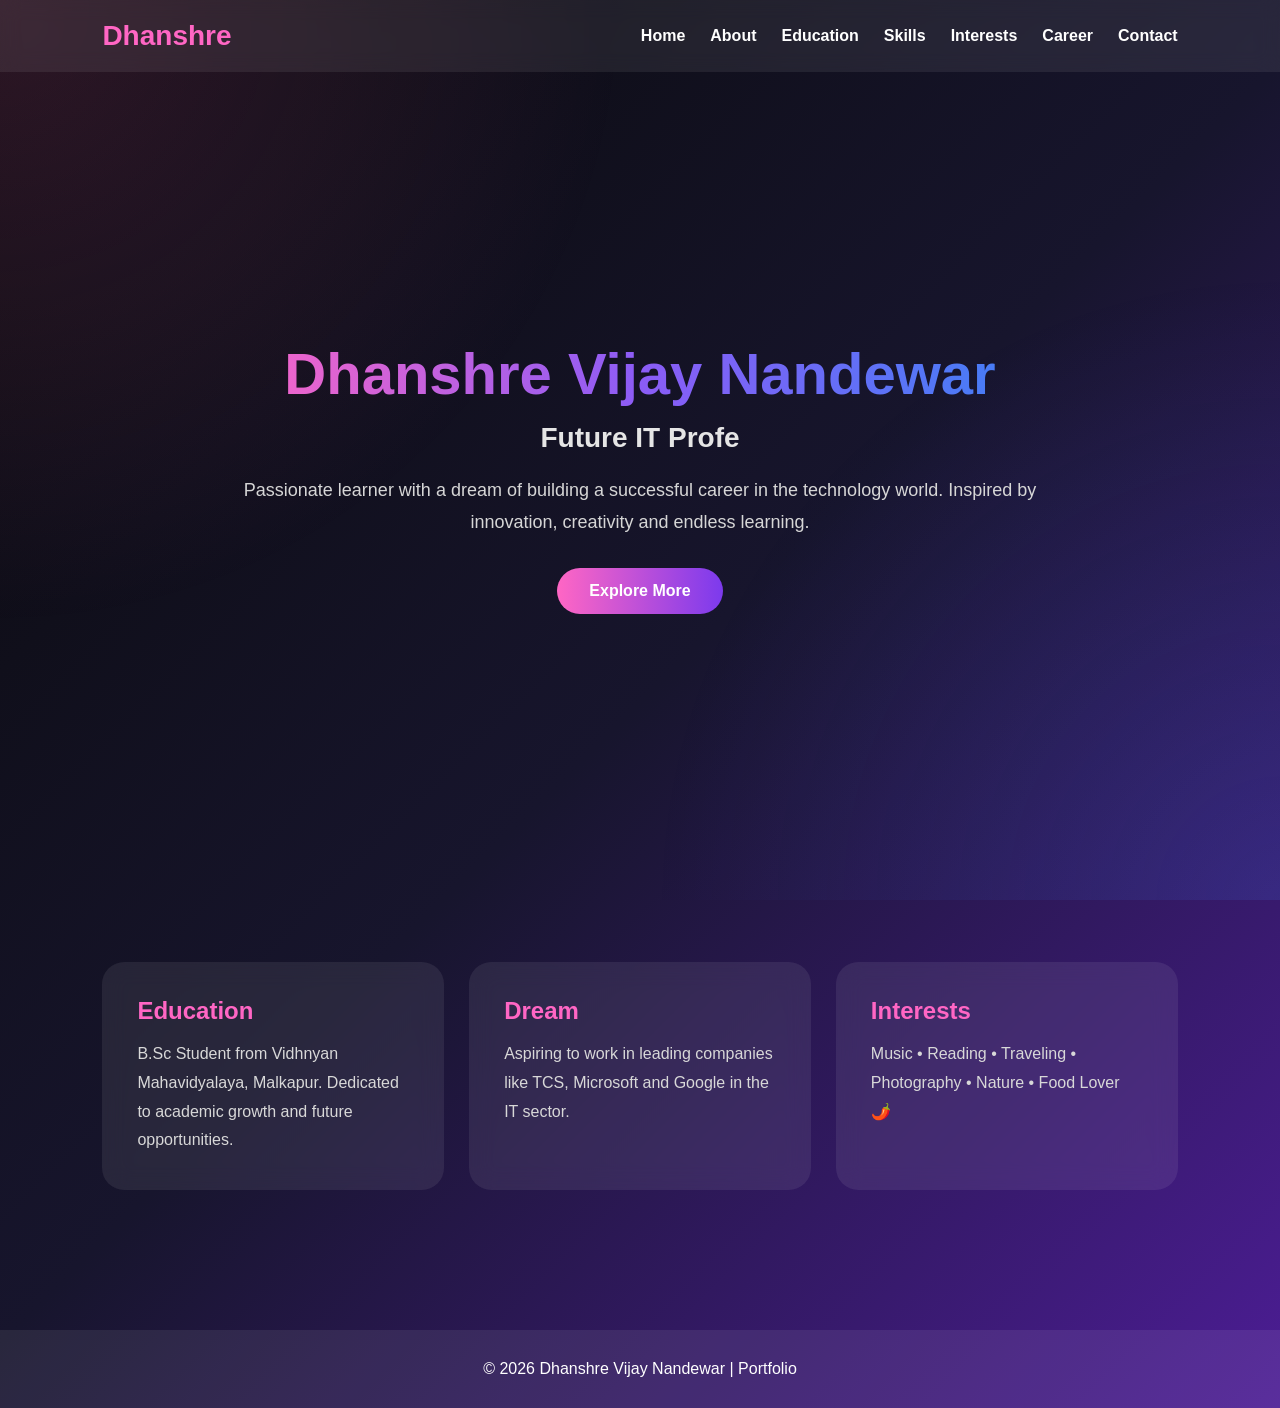
<file: index.html>
<!DOCTYPE html>
<html lang="en">
<head>
<meta charset="UTF-8">
<meta name="viewport" content="width=device-width, initial-scale=1.0">
<title>Dhanshre Vijay Nandewar | Portfolio</title>

<link rel="stylesheet" href="css/style.css">

</head>
<body>

<nav class="navbar">
    <h2 class="logo">Dhanshre</h2>

    <ul>
        <li><a href="index.html">Home</a></li>
        <li><a href="about.html">About</a></li>
        <li><a href="education.html">Education</a></li>
        <li><a href="skills.html">Skills</a></li>
        <li><a href="interests.html">Interests</a></li>
        <li><a href="career.html">Career</a></li>
        <li><a href="contact.html">Contact</a></li>
    </ul>
</nav>

<section class="hero">

<div class="hero-content">

<h1>Dhanshre Vijay Nandewar</h1>

<h3>B.Sc Student | Future IT Professional</h3>

<p>
Passionate learner with a dream of building
a successful career in the technology world.
Inspired by innovation, creativity and endless learning.
</p>

<a href="about.html" class="btn">
Explore More
</a>

</div>

</section>

<section class="cards">

<div class="card">
<h2>Education</h2>
<p>
B.Sc Student from Vidhnyan Mahavidyalaya, Malkapur.
Dedicated to academic growth and future opportunities.
</p>
</div>

<div class="card">
<h2>Dream</h2>
<p>
Aspiring to work in leading companies like
TCS, Microsoft and Google in the IT sector.
</p>
</div>

<div class="card">
<h2>Interests</h2>
<p>
Music • Reading • Traveling • Photography • Nature • Food Lover 🌶️
</p>
</div>

</section>

<footer>

<p>
© 2026 Dhanshre Vijay Nandewar | Portfolio
</p>

</footer>

<script src="js/script.js"></script>

</body>
  </html>
</file>
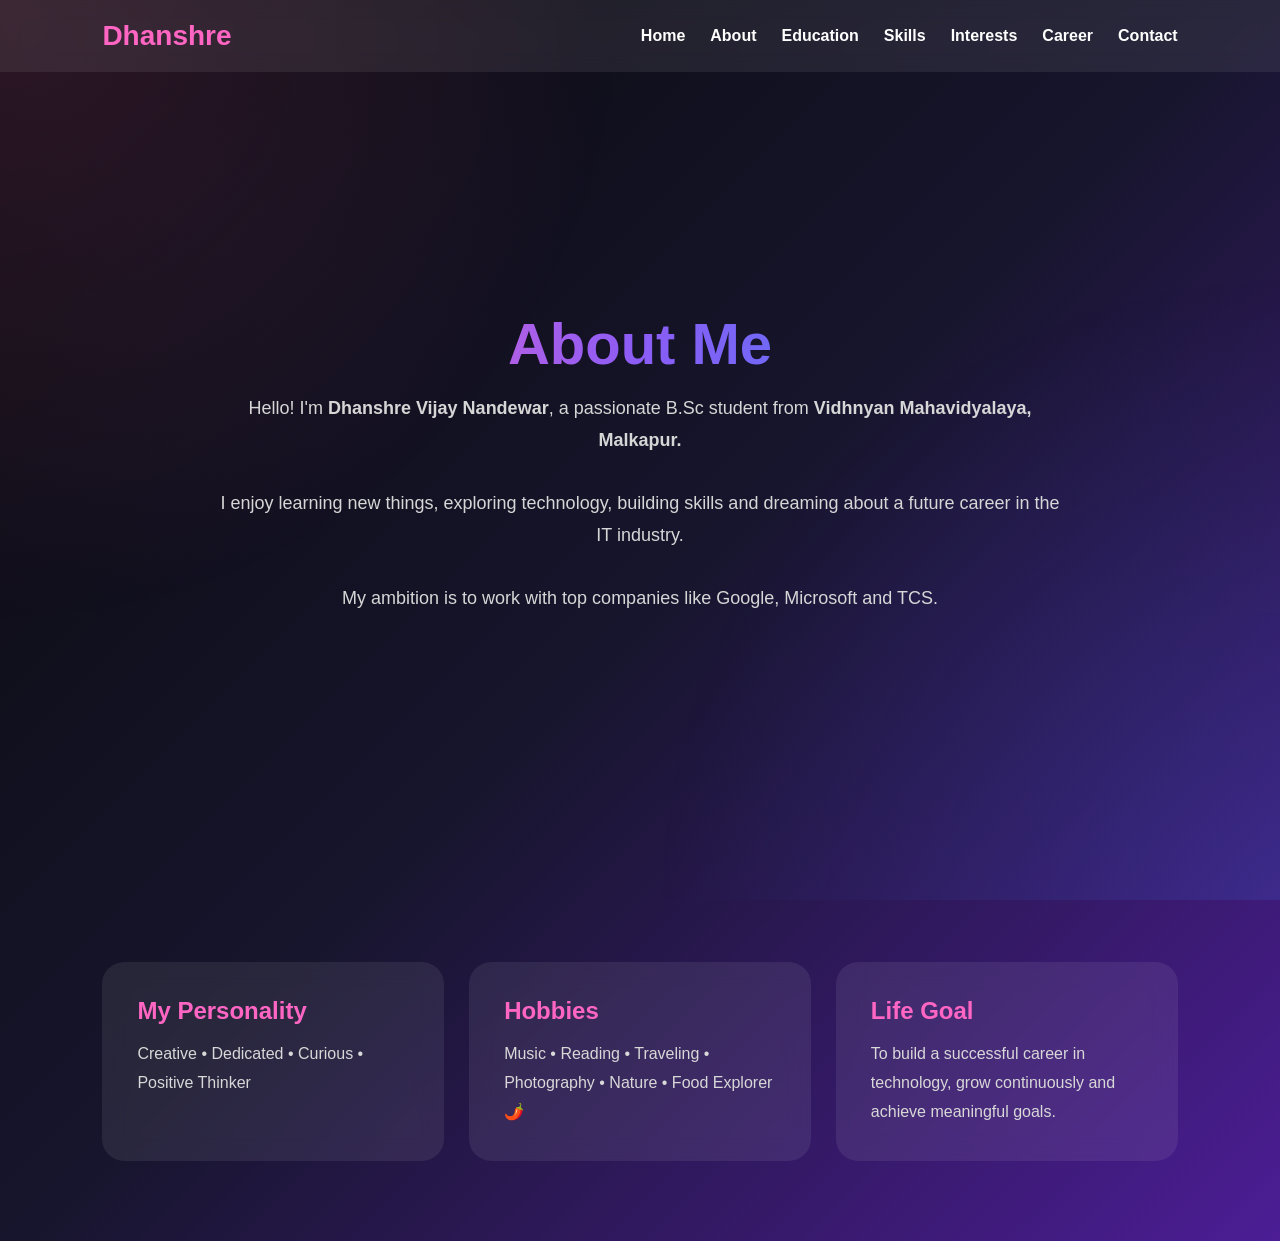
<file: about.html>
<!DOCTYPE html>
<html lang="en">

<head>

<meta charset="UTF-8">

<meta name="viewport" content="width=device-width, initial-scale=1.0">

<title>About | Dhanshre Portfolio</title>

<link rel="stylesheet" href="css/style.css">

</head>

<body>

<nav class="navbar">

<h2 class="logo">Dhanshre</h2>

<ul>

<li><a href="index.html">Home</a></li>

<li><a href="about.html">About</a></li>

<li><a href="education.html">Education</a></li>

<li><a href="skills.html">Skills</a></li>
  
<li><a href="interests.html">Interests</a></li>
<li><a href="career.html">Career</a></li>

<li><a href="contact.html">Contact</a></li>

</ul>

</nav>

<section class="hero">

<div class="hero-content">

<h1>About Me</h1>

<p>

Hello! I'm <b>Dhanshre Vijay Nandewar</b>,

a passionate B.Sc student from

<b>Vidhnyan Mahavidyalaya, Malkapur.</b>

</p>

<p>

I enjoy learning new things, exploring technology,

building skills and dreaming about a future career

in the IT industry.

</p>

<p>

My ambition is to work with top companies like

Google, Microsoft and TCS.

</p>

</div>

</section>

<section class="cards">

<div class="card">

<h2>My Personality</h2>

<p>

Creative • Dedicated • Curious • Positive Thinker

</p>

</div>

<div class="card">

<h2>Hobbies</h2>

<p>

Music • Reading • Traveling • Photography

• Nature • Food Explorer 🌶️

</p>

</div>

<div class="card">

<h2>Life Goal</h2>

<p>

To build a successful career in technology,

grow continuously and achieve meaningful goals.

</p>

</div>

</section>

<script src="js/script.js"></script>

</body>

  </html>
</file>
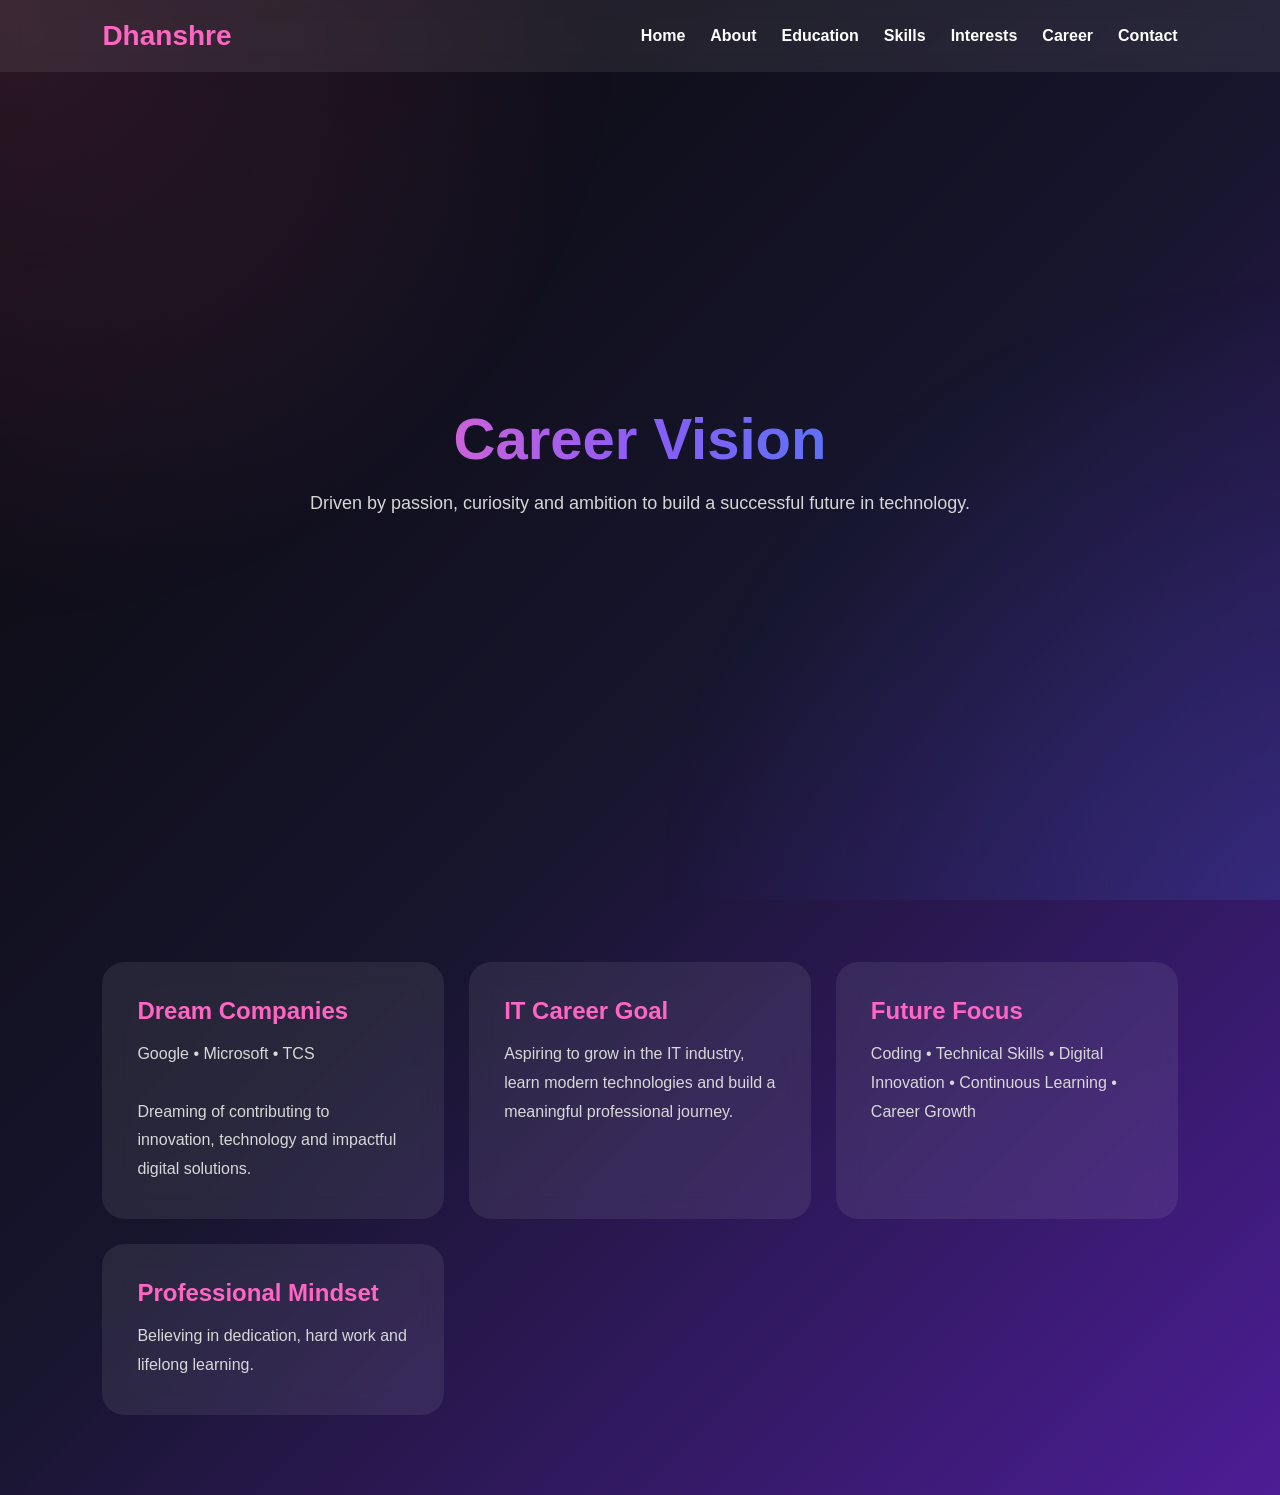
<file: career.html>
<!DOCTYPE html>
<html lang="en">
<head>

<meta charset="UTF-8">
<meta name="viewport" content="width=device-width, initial-scale=1.0">

<title>Career | Dhanshre Portfolio</title>

<link rel="stylesheet" href="css/style.css">

</head>

<body>

<nav class="navbar">

<h2 class="logo">Dhanshre</h2>

<ul>

<li><a href="index.html">Home</a></li>
<li><a href="about.html">About</a></li>
<li><a href="education.html">Education</a></li>
<li><a href="skills.html">Skills</a></li>
  <li><a href="interests.html">Interests</a></li>
<li><a href="career.html">Career</a></li>
<li><a href="contact.html">Contact</a></li>

</ul>

</nav>

<section class="hero">

<div class="hero-content">

<h1>Career Vision</h1>

<p>

Driven by passion, curiosity and ambition
to build a successful future in technology.

</p>

</div>

</section>

<section class="cards">

<div class="card">

<h2>Dream Companies</h2>

<p>

Google • Microsoft • TCS

<br><br>

Dreaming of contributing to innovation,
technology and impactful digital solutions.

</p>

</div>

<div class="card">

<h2>IT Career Goal</h2>

<p>

Aspiring to grow in the IT industry,

learn modern technologies

and build a meaningful professional journey.

</p>

</div>

<div class="card">

<h2>Future Focus</h2>

<p>

Coding • Technical Skills • Digital Innovation

• Continuous Learning • Career Growth

</p>

</div>

<div class="card">

<h2>Professional Mindset</h2>

<p>

Believing in dedication,
hard work and lifelong learning.

</p>

</div>

</section>

<script src="js/script.js"></script>

</body>
</html>
</file>
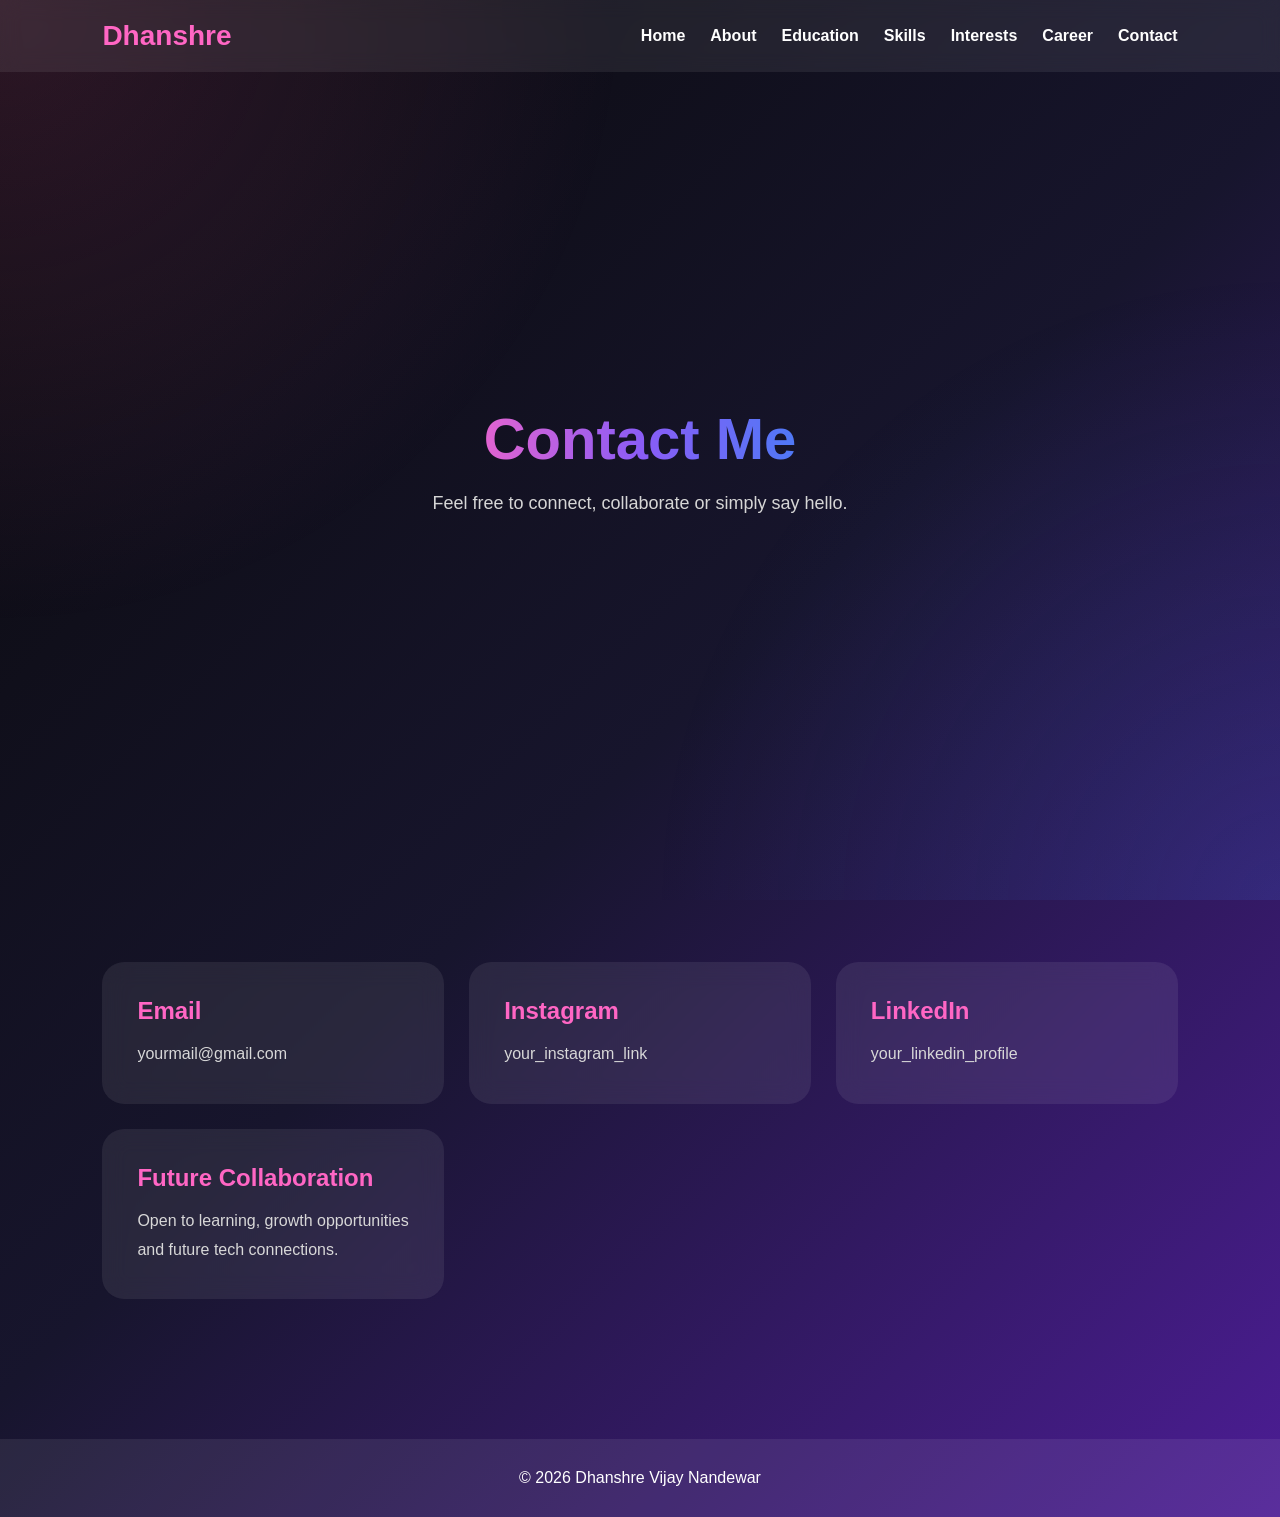
<file: contact.html>
<!DOCTYPE html>
<html lang="en">
<head>

<meta charset="UTF-8">
<meta name="viewport" content="width=device-width, initial-scale=1.0">

<title>Contact | Dhanshre Portfolio</title>

<link rel="stylesheet" href="css/style.css">

</head>

<body>

<nav class="navbar">

<h2 class="logo">Dhanshre</h2>

<ul>

<li><a href="index.html">Home</a></li>
<li><a href="about.html">About</a></li>
<li><a href="education.html">Education</a></li>
<li><a href="skills.html">Skills</a></li>
<li><a href="interests.html">Interests</a></li>
<li><a href="career.html">Career</a></li>
<li><a href="contact.html">Contact</a></li>

</ul>

</nav>

<section class="hero">

<div class="hero-content">

<h1>Contact Me</h1>

<p>

Feel free to connect, collaborate
or simply say hello.

</p>

</div>

</section>

<section class="cards">

<div class="card">

<h2>Email</h2>

<p>

yourmail@gmail.com

</p>

</div>

<div class="card">

<h2>Instagram</h2>

<p>

your_instagram_link

</p>

</div>

<div class="card">

<h2>LinkedIn</h2>

<p>

your_linkedin_profile

</p>

</div>

<div class="card">

<h2>Future Collaboration</h2>

<p>

Open to learning,
growth opportunities
and future tech connections.

</p>

</div>

</section>

<footer>

<p>

© 2026 Dhanshre Vijay Nandewar

</p>

</footer>

<script src="js/script.js"></script>

</body>
  </html>
</file>
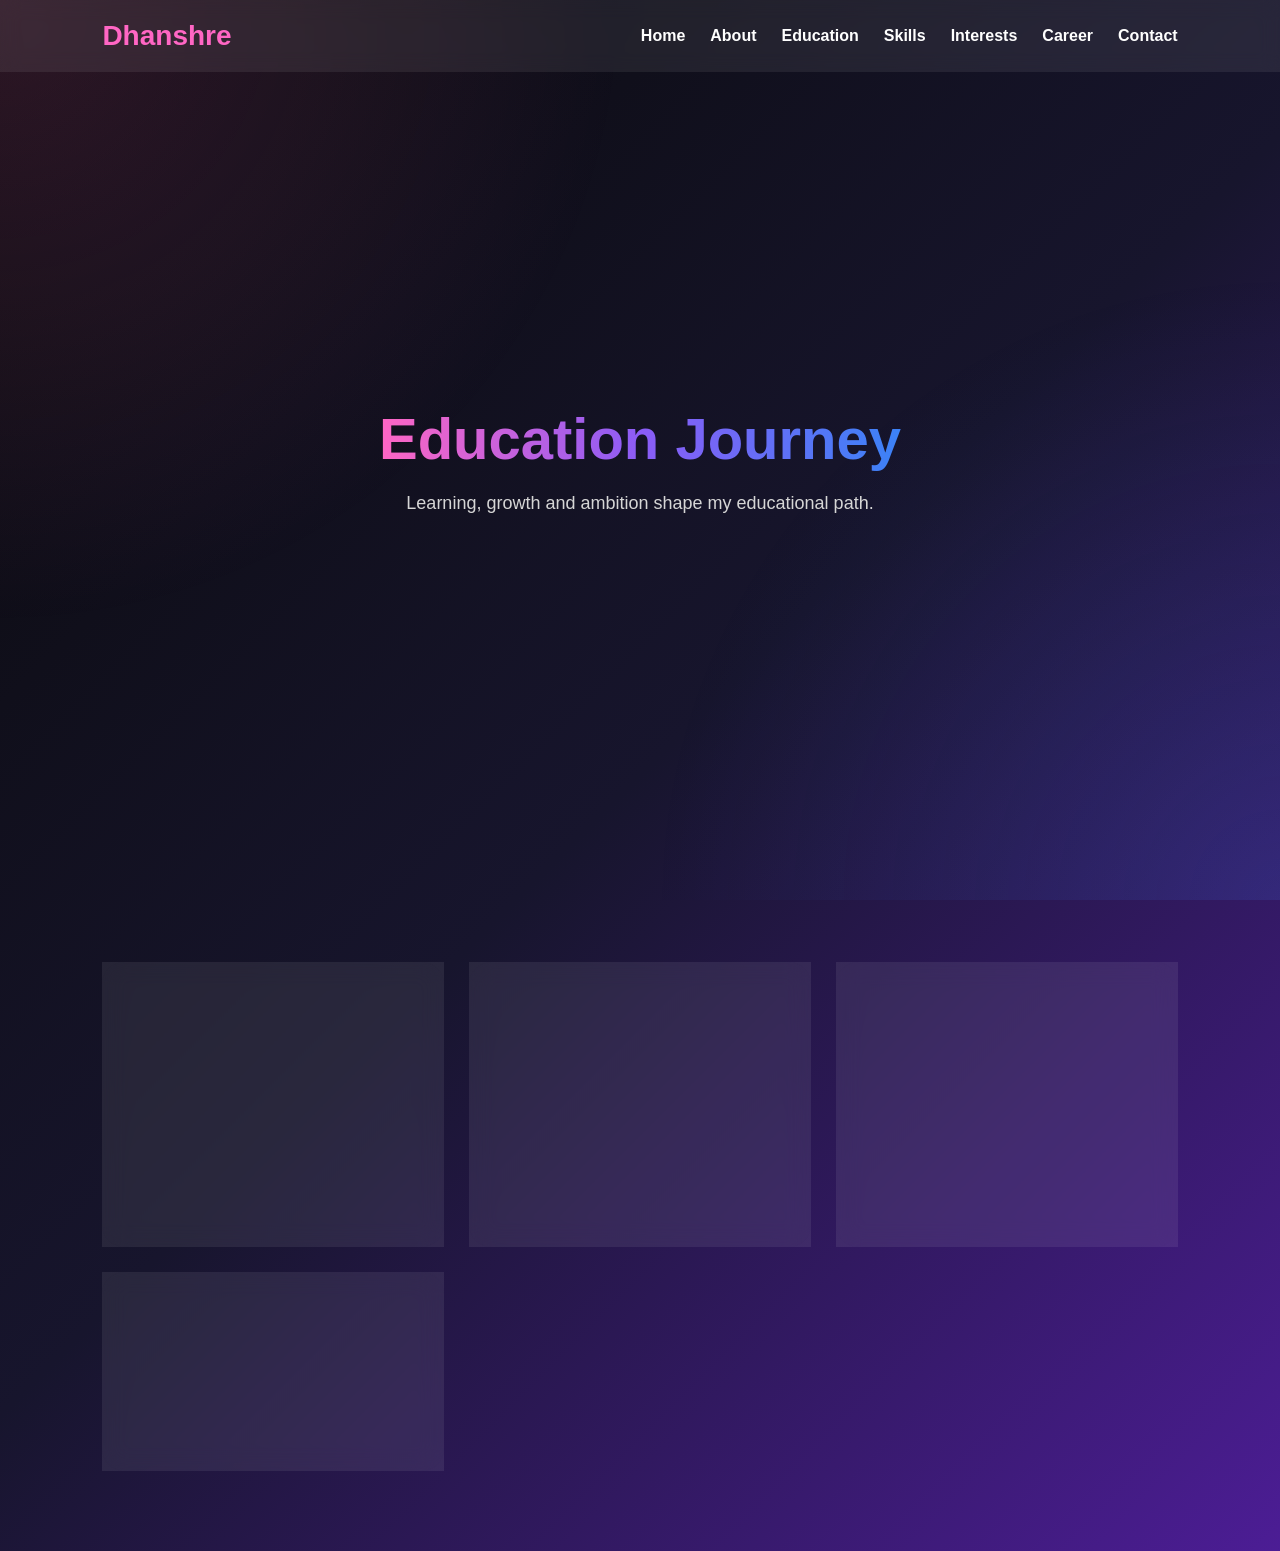
<file: education.html>
<!DOCTYPE html>
<html lang="en">
<head>

<meta charset="UTF-8">

<meta name="viewport" content="width=device-width, initial-scale=1.0">

<title>Education | Dhanshre Portfolio</title>

<link rel="stylesheet" href="css/style.css">

</head>

<body>

<nav class="navbar">

<h2 class="logo">Dhanshre</h2>

<ul>

<li><a href="index.html">Home</a></li>
<li><a href="about.html">About</a></li>
<li><a href="education.html">Education</a></li>
<li><a href="skills.html">Skills</a></li>
<li><a href="interests.html">Interests</a></li>
<li><a href="career.html">Career</a></li>
<li><a href="contact.html">Contact</a></li>

</ul>

</nav>

<section class="hero">

<div class="hero-content">

<h1>Education Journey</h1>

<p>

Learning, growth and ambition shape my educational path.

</p>

</div>

</section>

<section class="cards">

<div class="card">

<h2>School Education</h2>

<p>

School Name: ___________

<br><br>

A strong foundation of learning,

discipline and personal growth.

</p>

</div>

<div class="card">

<h2>College Life</h2>

<p>

<b>Vidhnyan Mahavidyalaya, Malkapur</b>

<br><br>

Currently pursuing B.Sc with dedication,

continuous learning and future career preparation.

</p>

</div>

<div class="card">

<h2>Current Academic Stage</h2>

<p>

B.Sc Second Year

<br>

4th Semester

<br><br>

Focused on studies, exams and preparing

for future opportunities.

</p>

</div>

<div class="card">

<h2>Future Vision</h2>

<p>

Building technical skills,

exploring IT opportunities

and moving toward a successful professional career.

</p>

</div>

</section>

<script src="js/script.js"></script>

</body>
  </html>
</file>
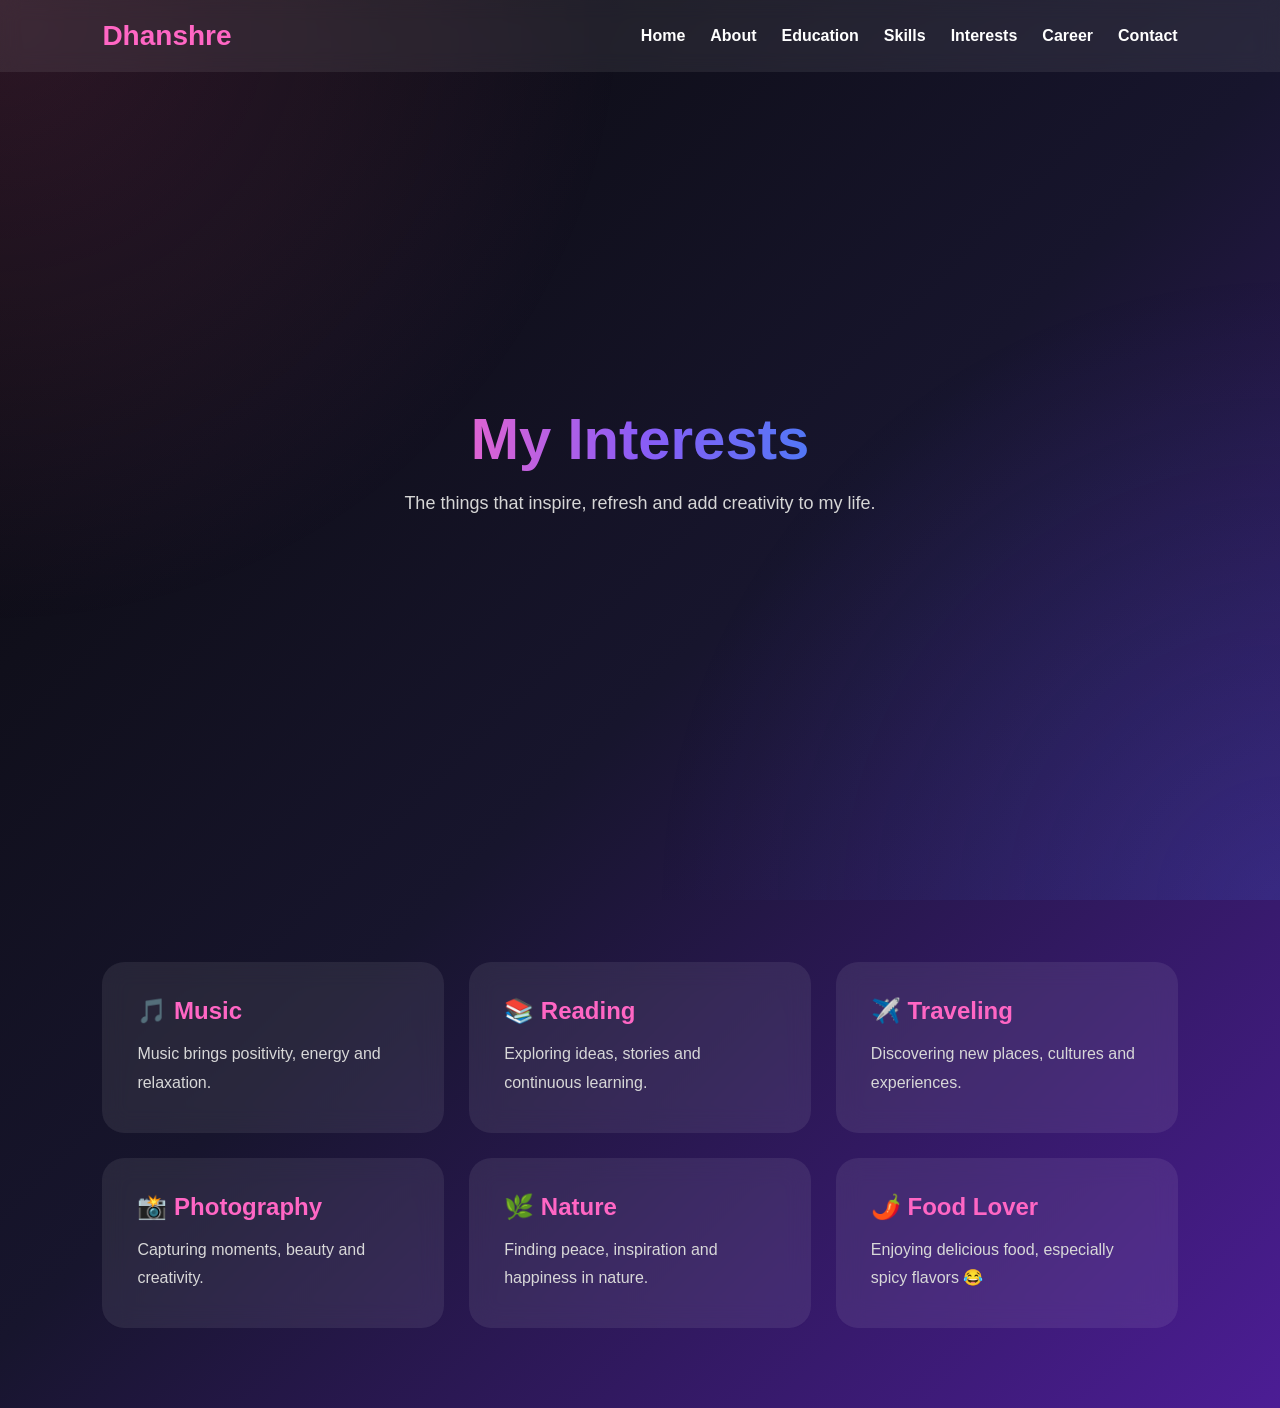
<file: interests.html>
<!DOCTYPE html>
<html lang="en">
<head>

<meta charset="UTF-8">
<meta name="viewport" content="width=device-width, initial-scale=1.0">

<title>Interests | Dhanshre Portfolio</title>

<link rel="stylesheet" href="css/style.css">

</head>

<body>

<nav class="navbar">

<h2 class="logo">Dhanshre</h2>

<ul>

<li><a href="index.html">Home</a></li>
<li><a href="about.html">About</a></li>
<li><a href="education.html">Education</a></li>
<li><a href="skills.html">Skills</a></li>
<li><a href="interests.html">Interests</a></li>
<li><a href="career.html">Career</a></li>
<li><a href="contact.html">Contact</a></li>

</ul>

</nav>

<section class="hero">

<div class="hero-content">

<h1>My Interests</h1>

<p>

The things that inspire, refresh
and add creativity to my life.

</p>

</div>

</section>

<section class="cards">

<div class="card">

<h2>🎵 Music</h2>

<p>

Music brings positivity,
energy and relaxation.

</p>

</div>

<div class="card">

<h2>📚 Reading</h2>

<p>

Exploring ideas, stories
and continuous learning.

</p>

</div>

<div class="card">

<h2>✈️ Traveling</h2>

<p>

Discovering new places,
cultures and experiences.

</p>

</div>

<div class="card">

<h2>📸 Photography</h2>

<p>

Capturing moments,
beauty and creativity.

</p>

</div>

<div class="card">

<h2>🌿 Nature</h2>

<p>

Finding peace, inspiration
and happiness in nature.

</p>

</div>

<div class="card">

<h2>🌶️ Food Lover</h2>

<p>

Enjoying delicious food,
especially spicy flavors 😂

</p>

</div>

</section>

<script src="js/script.js"></script>

</body>
  </html>
</file>
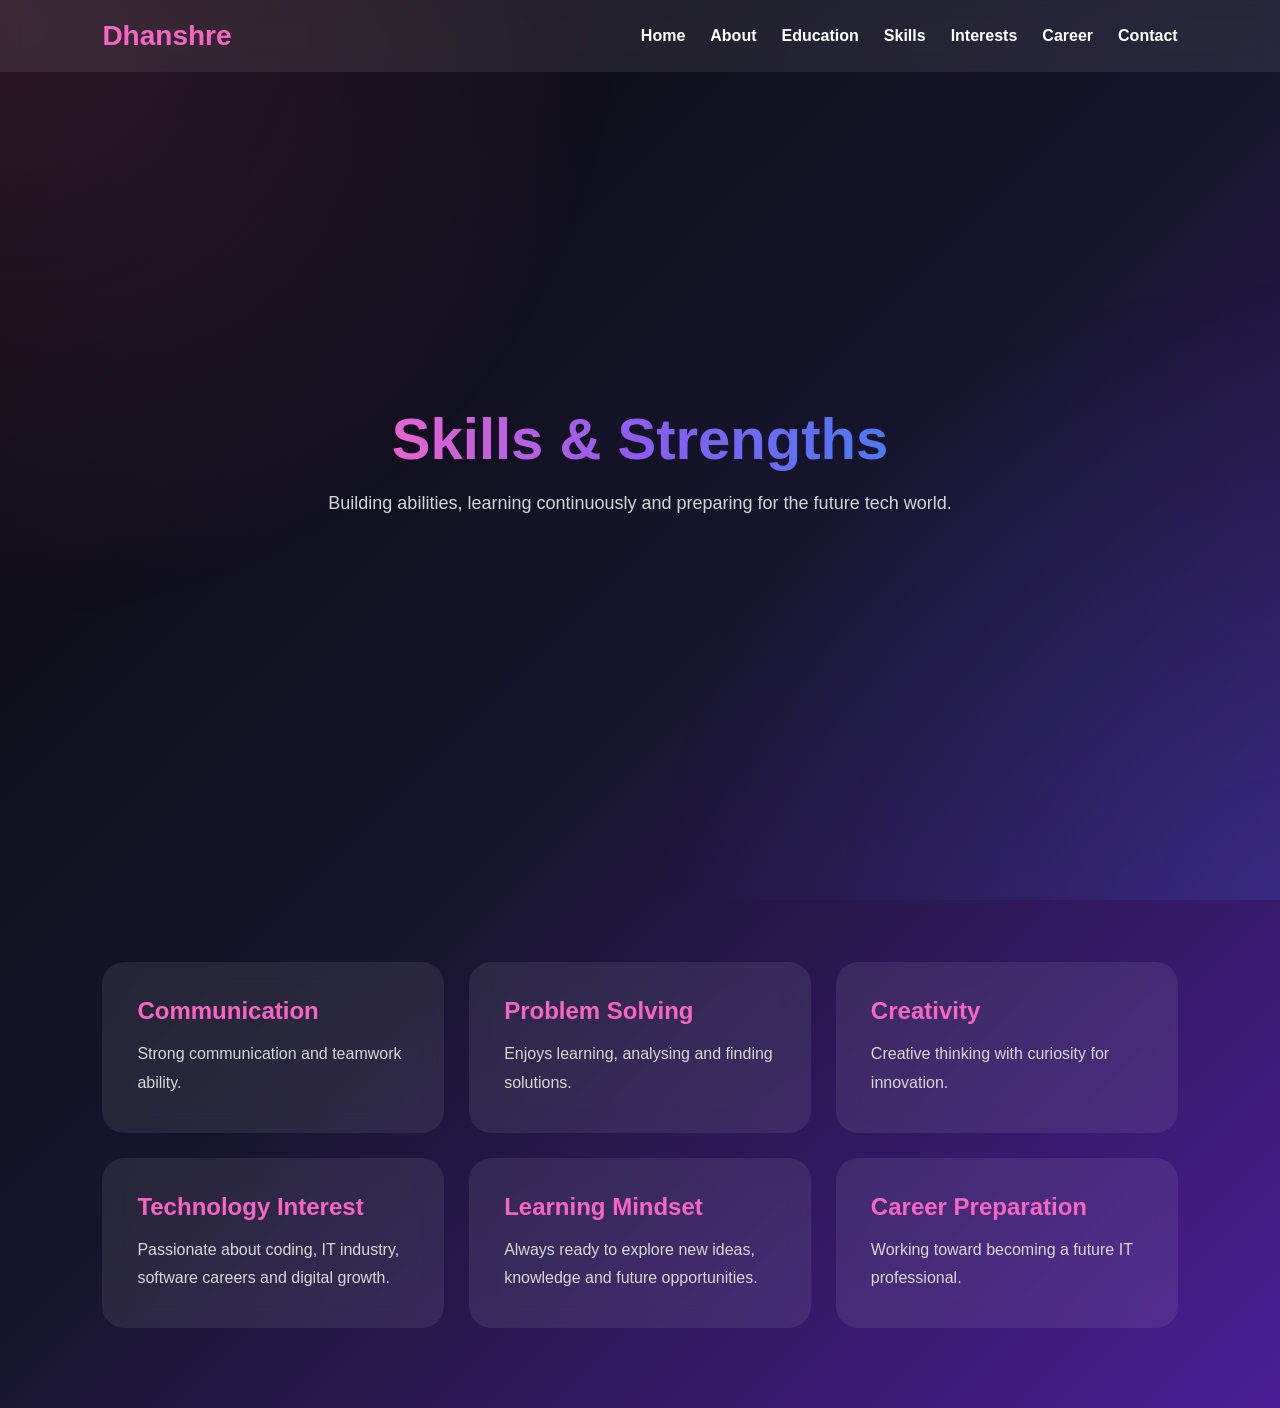
<file: skills.html>
<!DOCTYPE html>
<html lang="en">
<head>

<meta charset="UTF-8">
<meta name="viewport" content="width=device-width, initial-scale=1.0">

<title>Skills | Dhanshre Portfolio</title>

<link rel="stylesheet" href="css/style.css">

</head>

<body>

<nav class="navbar">

<h2 class="logo">Dhanshre</h2>

<ul>
<li><a href="index.html">Home</a></li>
<li><a href="about.html">About</a></li>
<li><a href="education.html">Education</a></li>
<li><a href="skills.html">Skills</a></li>
  <li><a href="interests.html">Interests</a></li>
<li><a href="career.html">Career</a></li>
<li><a href="contact.html">Contact</a></li>
</ul>

</nav>

<section class="hero">

<div class="hero-content">

<h1>Skills & Strengths</h1>

<p>

Building abilities, learning continuously

and preparing for the future tech world.

</p>

</div>

</section>

<section class="cards">

<div class="card">

<h2>Communication</h2>

<p>Strong communication and teamwork ability.</p>

</div>

<div class="card">

<h2>Problem Solving</h2>

<p>Enjoys learning, analysing and finding solutions.</p>

</div>

<div class="card">

<h2>Creativity</h2>

<p>Creative thinking with curiosity for innovation.</p>

</div>

<div class="card">

<h2>Technology Interest</h2>

<p>

Passionate about coding, IT industry,

software careers and digital growth.

</p>

</div>

<div class="card">

<h2>Learning Mindset</h2>

<p>

Always ready to explore new ideas,

knowledge and future opportunities.

</p>

</div>

<div class="card">

<h2>Career Preparation</h2>

<p>

Working toward becoming a future

IT professional.

</p>

</div>

</section>

<script src="js/script.js"></script>

</body>
  </html>
</file>
<file: css/style.css>
*{
margin:0;
padding:0;
box-sizing:border-box;
font-family:Segoe UI,sans-serif;
}

body{

background:linear-gradient(135deg,#090909,#17152d,#4c1d95);

color:white;

}

.navbar{

display:flex;

justify-content:space-between;

align-items:center;

padding:20px 8%;

background:rgba(255,255,255,0.08);

backdrop-filter:blur(10px);

position:sticky;

top:0;

z-index:1000;

}

.logo{

font-size:28px;

color:#ff66c4;

}

.navbar ul{

display:flex;

gap:25px;

list-style:none;

}

.navbar a{

text-decoration:none;

color:white;

font-weight:600;

transition:.3s;

}

.navbar a:hover{

color:#ff66c4;

}

.hero{

height:90vh;

display:flex;

justify-content:center;

align-items:center;

text-align:center;

padding:20px;

}

.hero-content{

max-width:850px;

animation:fadeIn 2s ease;

}

.hero h1{

font-size:58px;

margin-bottom:15px;

background:linear-gradient(to right,#ff66c4,#8b5cf6,#3b82f6);

-webkit-background-clip:text;

-webkit-text-fill-color:transparent;

}

.hero h3{

font-size:28px;

margin-bottom:20px;

color:#e5e5e5;

}

.hero p{

font-size:18px;

line-height:1.8;

margin-bottom:30px;

color:#d6d6d6;

}

.btn{

display:inline-block;

padding:14px 32px;

background:linear-gradient(to right,#ff66c4,#7c3aed);

border-radius:40px;

color:white;

text-decoration:none;

font-weight:bold;

transition:.4s;

}

.btn:hover{

transform:translateY(-6px);

box-shadow:0 0 25px #ff66c4;

}

.cards{

display:grid;

grid-template-columns:repeat(auto-fit,minmax(280px,1fr));

gap:25px;

padding:80px 8%;

}

.card{

background:rgba(255,255,255,0.08);

padding:35px;

border-radius:22px;

backdrop-filter:blur(12px);

transition:.4s;

}

.card:hover{

transform:translateY(-10px);

box-shadow:0 0 25px rgba(255,102,196,.5);

}

.card h2{

margin-bottom:15px;

color:#ff66c4;

}

.card p{

line-height:1.8;

color:#d8d8d8;

}

footer{

text-align:center;

padding:30px;

background:rgba(255,255,255,.08);

margin-top:60px;

}

@keyframes fadeIn{

from{

opacity:0;

transform:translateY(40px);

}

to{

opacity:1;

transform:translateY(0);

}

}

@media(max-width:768px){

.navbar{

flex-direction:column;

gap:15px;

}

.navbar ul{

flex-wrap:wrap;

justify-content:center;

}

.hero h1{

font-size:38px;

}

.hero h3{

font-size:20px;

}

}
html{
scroll-behavior:smooth;
}

body::before{

content:"";

position:fixed;

width:100%;

height:100%;

background:
radial-gradient(circle at top left,
rgba(255,102,196,.15),
transparent 40%),

radial-gradient(circle at bottom right,
rgba(59,130,246,.15),
transparent 40%);

z-index:-1;

}

.card:hover{

transform:translateY(-12px) scale(1.03);

}

.logo:hover{

transform:scale(1.08);

transition:.4s;

  }
</file>
